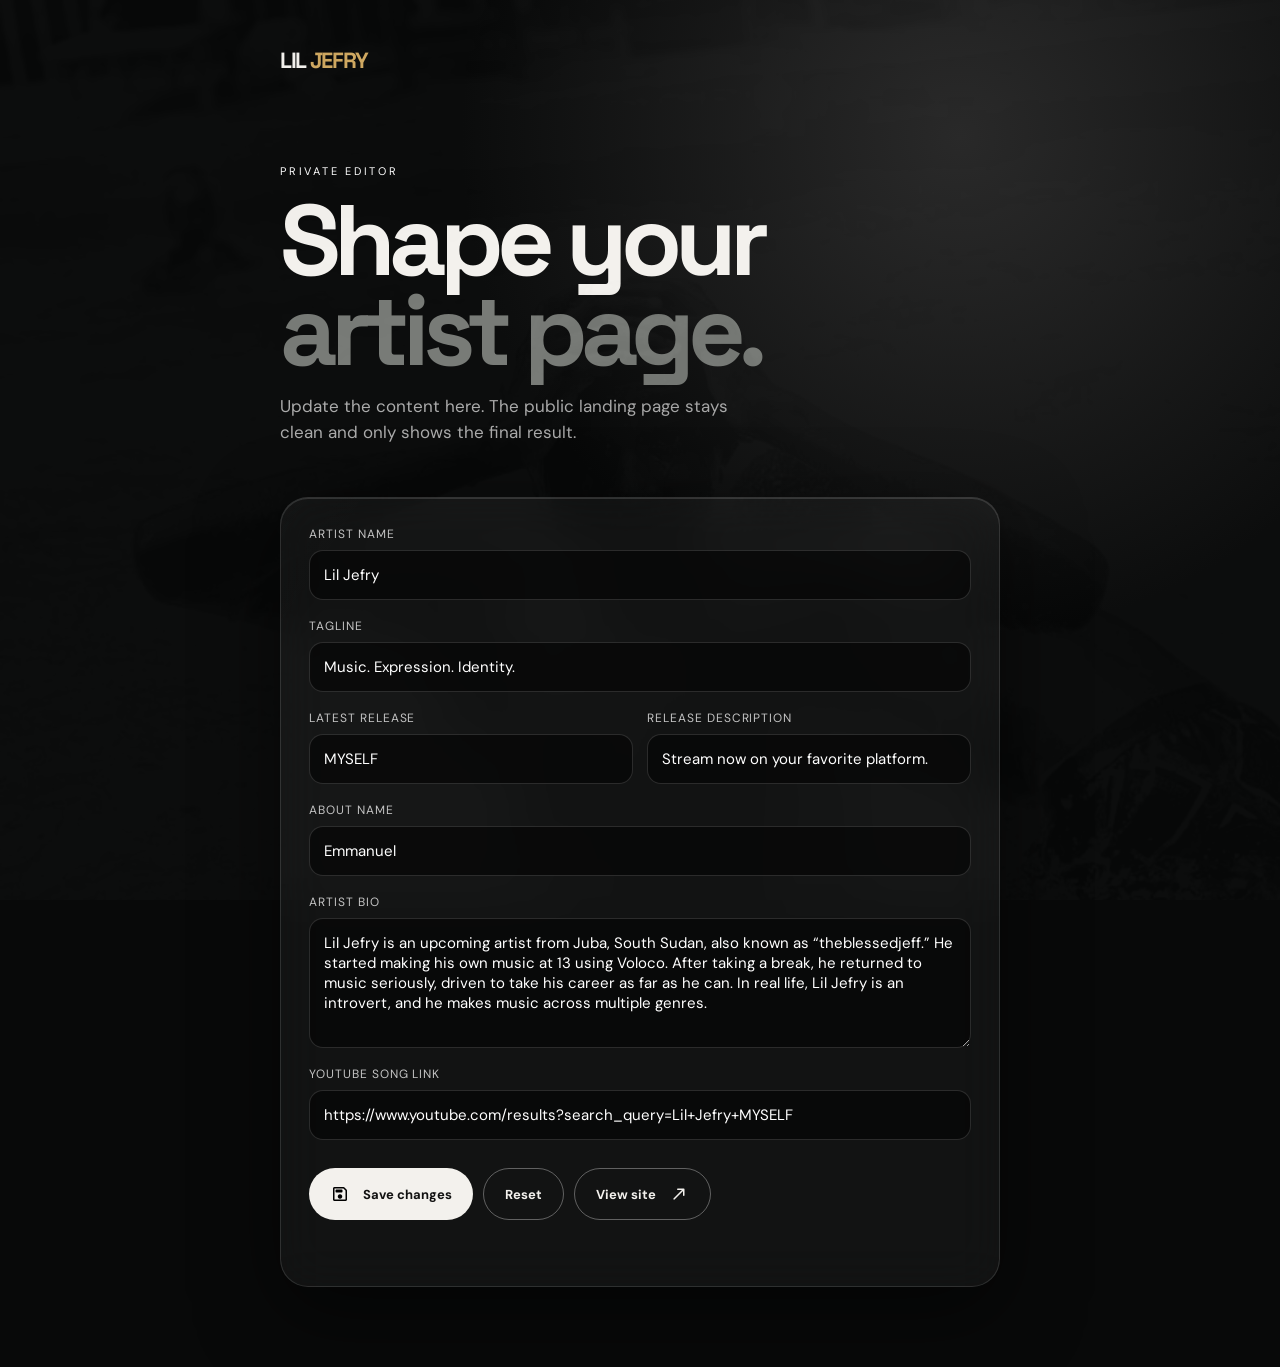
<file: editor.html>
<!doctype html><html lang="en"><head><meta charset="UTF-8"><meta name="viewport" content="width=device-width,initial-scale=1"><title>Edit Lil Jefry Website</title><link rel="preconnect" href="https://fonts.googleapis.com"><link rel="preconnect" href="https://fonts.gstatic.com" crossorigin><link href="https://fonts.googleapis.com/css2?family=DM+Sans:wght@400;500;700&family=Space+Grotesk:wght@500;600;700&display=swap" rel="stylesheet"><link href="https://fonts.googleapis.com/css2?family=Material+Symbols+Rounded:opsz,wght,FILL,GRAD@20..48,400,0,0" rel="stylesheet"><link rel="stylesheet" href="style.css"></head><body class="editor-page"><main class="editor-shell"><a class="brand" href="index.html">LIL <span>JEFRY</span></a><div class="editor-heading"><div class="eyebrow gold">PRIVATE EDITOR</div><h1>Shape your<br><em>artist page.</em></h1><p>Update the content here. The public landing page stays clean and only shows the final result.</p></div><form id="editorForm" class="editor-card"><label>Artist name<input name="artistName" required></label><label>Tagline<input name="tagline"></label><div class="form-row"><label>Latest release<input name="releaseTitle"></label><label>Release description<input name="releaseDescription"></label></div><label>About name<input name="aboutName"></label><label>Artist bio<textarea name="bio" rows="5"></textarea></label><label>YouTube song link<input name="youtubeUrl" type="url"></label><div class="editor-actions"><button class="pill pill-light" type="submit"><span class="material-symbols-rounded">save</span> Save changes</button><button class="pill pill-outline" type="button" id="resetBtn">Reset</button><a class="pill pill-outline" href="index.html">View site <span class="material-symbols-rounded">north_east</span></a></div><p id="status" class="save-status"></p></form></main><script src="editor.js"></script></body></html>
</file>
<file: style.css>
:root{--black:#080909;--paper:#f3f1ed;--muted:#a5a5a1;--gold:#d0a85f;--line:#2e302f}*{box-sizing:border-box}.material-symbols-rounded{font-size:20px;line-height:1;vertical-align:middle}html{scroll-behavior:smooth}body{margin:0;background:var(--black);color:var(--paper);font-family:'DM Sans',sans-serif}body:before{content:'';position:fixed;inset:0;pointer-events:none;opacity:.045;background-image:url("assets/lil-jefry-portrait.jpg");background-size:cover;background-position:center top;filter:grayscale(1)}.site-shell{position:relative;overflow:hidden}.wrap{width:min(1180px,calc(100% - 72px));margin:auto}.nav{height:92px;display:flex;align-items:center;justify-content:space-between;position:relative;z-index:2}.brand{font-family:'Space Grotesk';font-weight:700;letter-spacing:-.06em;font-size:22px;color:var(--paper);text-decoration:none}.brand span{color:var(--gold)}.nav-links{display:flex;gap:42px}.nav-links a{color:#999b99;text-decoration:none;font-size:14px}.nav-links a:hover,.nav-links .active{color:var(--paper)}.nav-links .active:after{content:'';display:block;width:22px;border-bottom:1px solid var(--gold);margin:10px auto 0}.pill{display:inline-flex;align-items:center;gap:13px;padding:15px 21px;border-radius:50px;text-decoration:none;font-size:13px;font-weight:700}.pill-light{background:var(--paper);color:#111}.pill-outline{border:1px solid #686b69;color:var(--paper)}.play{font-size:18px}.menu-toggle{display:none;background:none;color:white;border:0;font-size:24px}.hero{min-height:660px;display:flex;align-items:center;position:relative;background:radial-gradient(ellipse at 73% 45%,#313635 0,transparent 44%)}.hero:after{content:'';position:absolute;right:-9%;top:3%;width:72%;height:103%;background:linear-gradient(90deg,var(--black) 0%,transparent 25%),url('assets/lil-jefry-portrait.jpg') center 22%/cover no-repeat;filter:grayscale(1) contrast(1.08);opacity:.78;mix-blend-mode:screen;z-index:-1;mask-image:linear-gradient(90deg,transparent 0%,#000 17%,#000 86%,transparent)}.hero-copy{padding:65px 0}.eyebrow{font-size:11px;letter-spacing:.25em;color:#b5b6b2}.eyebrow i{display:inline-block;width:34px;border-top:1px solid var(--gold);margin:0 12px 3px}.gold{color:var(--gold)}h1,h2{font-family:'Space Grotesk';margin:18px 0;letter-spacing:-.07em}h1{font-size:clamp(64px,9vw,128px);line-height:.88;max-width:700px}h1 em,h2 em{font-style:normal;color:#767975}.hero-sub{font-size:20px;color:#d1d0cc;margin:28px 0 32px}.hero-actions{display:flex;gap:14px}.hero-note{position:absolute;right:0;bottom:70px;display:flex;gap:15px;align-items:center;font-size:10px;letter-spacing:.2em;color:#838580}.line{width:70px;border-top:1px solid #777}.release{min-height:190px;border:1px solid #303231;border-radius:26px;background:linear-gradient(120deg,#1c1e1d,#111312);padding:36px 42px;display:flex;justify-content:space-between;align-items:center}.release h2,.about h2,.gallery h2,.connect h2{font-size:42px;line-height:.95}.release p,.about p,.connect p{color:#9d9f9b;margin:0 0 22px}.text-link{color:var(--paper);text-decoration:none;font-size:13px}.text-link span{color:var(--gold);margin-left:12px}.record{width:145px;height:145px;border-radius:17px;background:linear-gradient(145deg,#3c413e,#101312);display:flex;align-items:center;justify-content:center;position:relative;overflow:hidden;transform:rotate(4deg)}.record:after{content:'';position:absolute;inset:10px;border:1px solid #7d806d;border-radius:50%}.record-ring{position:absolute;width:130px;height:130px;border-radius:50%;border:1px solid #74786c}.record div:last-child{display:flex;flex-direction:column;align-items:center;z-index:1;gap:5px}.record small{font-size:8px;letter-spacing:.2em}.record strong{font:700 29px 'Space Grotesk';letter-spacing:-.1em}.record span{font-size:7px;color:var(--gold)}.platforms{padding:90px 0 70px}.platform-grid{display:grid;grid-template-columns:repeat(4,1fr);gap:14px;margin-top:22px}.platform-grid a{padding:21px 24px;border:1px solid #292b2a;border-radius:16px;color:var(--paper);text-decoration:none;font-weight:700}.platform-grid .platform-icon{color:var(--gold);font-size:22px;margin-right:10px}.platform-grid b{float:right;color:#666;font-weight:400}.about{display:grid;grid-template-columns:1fr 1fr;min-height:390px;border-top:1px solid var(--line);border-bottom:1px solid var(--line)}.about-photo{min-height:390px;background:linear-gradient(0deg,#0b0c0c 2%,transparent 55%),url('assets/lil-jefry-portrait.jpg') center 24%/cover;filter:grayscale(1);position:relative}.about-photo span{position:absolute;bottom:23px;left:25px;color:#c2c5ba;font-size:10px;letter-spacing:.18em}.about-copy{padding:74px 10%}.about-copy p{font-size:18px;line-height:1.5;max-width:390px}.gallery{padding:120px 0}.section-head{display:flex;justify-content:space-between;align-items:end}.section-head h2{margin-top:15px}.counter{color:var(--gold);font-size:12px}.gallery-grid{display:grid;grid-template-columns:1.3fr 1fr 1fr;grid-template-rows:170px 170px;gap:12px;margin-top:34px}.gallery-card{border-radius:16px;background:linear-gradient(135deg,#252b29,#101313);padding:20px;display:flex;flex-direction:column;justify-content:space-between;color:#b8c0b2;position:relative;overflow:hidden}.gallery-card:after{content:'';position:absolute;inset:0;background:radial-gradient(circle at 70% 20%,#9b9b6c55,transparent 35%)}.gallery-card span,.gallery-card b{position:relative;z-index:1}.gallery-card b{font:500 25px 'Space Grotesk';line-height:.88;letter-spacing:-.06em;color:var(--paper)}.gallery-card.tall{grid-row:span 2;background:linear-gradient(130deg,#566356,#121817)}.gallery-card.wide{grid-column:span 2}.connect{padding:0 0 90px;position:relative}.connect h2{font-size:60px}.connect p{font-size:18px}.socials{display:flex;gap:13px;position:absolute;right:0;bottom:102px}.socials a{width:57px;height:57px;border:1px solid #383a38;border-radius:50%;display:grid;place-items:center;color:var(--paper);text-decoration:none;font-weight:700}.footer{border-top:1px solid #303230;padding:28px 0 38px;display:flex;justify-content:space-between;align-items:center;color:#71736f;font-size:12px}.footer-mark{color:var(--gold);font-size:24px}.footer .brand{color:var(--paper)}
@media(max-width:720px){.wrap{width:min(100% - 36px,1180px)}.nav{height:74px}.nav-links,.nav .pill{display:none}.menu-toggle{display:block}.hero{min-height:600px}.hero:after{right:-55%;width:125%;opacity:.4}.hero-copy{padding-top:90px}.eyebrow{font-size:9px}.hero-sub{font-size:17px}.hero-note{bottom:30px}.release{padding:27px;align-items:flex-start}.release h2,.about h2,.gallery h2{font-size:34px}.release p{font-size:13px}.record{width:92px;height:92px}.record-ring{width:80px;height:80px}.record strong{font-size:20px}.platforms{padding:60px 0}.platform-grid{grid-template-columns:1fr 1fr}.platform-grid a{padding:17px 13px;font-size:13px}.about{grid-template-columns:1fr}.about-photo{min-height:260px}.about-copy{padding:42px 0}.gallery{padding:80px 0}.gallery-grid{grid-template-columns:1fr 1fr;grid-template-rows:150px 150px}.gallery-card.tall{grid-row:span 2}.gallery-card.wide{grid-column:auto}.gallery-card b{font-size:20px}.connect h2{font-size:48px}.socials{position:static;margin-top:30px}.footer{flex-wrap:wrap;gap:18px}.footer span:nth-child(2){order:3;width:100%}}
.hero{min-height:620px}.hero:after{right:-2%;width:79%;height:108%;top:-1%;background-position:center 25%;opacity:.82}.hero-copy{padding-top:40px}.hero-copy h1{font-size:clamp(72px,10vw,132px);line-height:.9}.platforms h2{font-size:42px;margin:16px 0 22px}.gallery{display:none}.about-copy h2{font-size:42px}.about-copy p{max-width:440px}.release .pill{margin-top:3px}.platform-logo{width:28px;height:28px;object-fit:contain;vertical-align:middle;margin-right:11px}.platform-grid a{display:flex;align-items:center}.socials img{width:25px;height:25px;object-fit:contain}.socials a{display:grid;place-items:center}
.record{transform:none}.record img{width:100%;height:100%;object-fit:cover;display:block;filter:grayscale(1)}.gold{color:#fff}.eyebrow i{border-color:#fff}.platform-logo{filter:grayscale(1) brightness(2)}.hero:after{filter:grayscale(1) contrast(1.12)}.about-photo{filter:grayscale(1)}.socials img{filter:grayscale(1) brightness(2)}
.pill-light .material-symbols-rounded{color:#000}.release,.platform-grid a,.about{background:linear-gradient(145deg,rgba(255,255,255,.13),rgba(255,255,255,.035));border:1px solid rgba(255,255,255,.16);box-shadow:inset 0 1px 0 rgba(255,255,255,.12),0 18px 60px rgba(0,0,0,.18);backdrop-filter:blur(22px);-webkit-backdrop-filter:blur(22px)}.release{border-radius:28px}.platform-grid a{border-radius:20px;transition:transform .25s ease,background .25s ease}.platform-grid a:hover{transform:translateY(-4px);background:rgba(255,255,255,.16)}.about{border-radius:28px;overflow:hidden}.record{border-radius:20px;box-shadow:0 10px 35px rgba(0,0,0,.35)}
.release{justify-content:flex-start}.release .pill{margin-top:12px}.release{background:rgba(255,255,255,.06);box-shadow:inset 0 1px 0 rgba(255,255,255,.08),0 16px 40px rgba(0,0,0,.16);backdrop-filter:blur(14px)}.platform-grid a{background:rgba(255,255,255,.055);box-shadow:inset 0 1px 0 rgba(255,255,255,.06);backdrop-filter:blur(12px)}body:before{opacity:.018}.hero:after{opacity:.68}
.hero:after{background-image:linear-gradient(90deg,#080909 0%,rgba(8,9,9,.98) 10%,rgba(8,9,9,.62) 30%,rgba(8,9,9,.08) 58%,rgba(8,9,9,.18) 100%),url('assets/lil-jefry-portrait.jpg');background-size:100% 100%,auto 100%;background-repeat:no-repeat;background-position:center,right center;background-color:transparent;filter:grayscale(1) contrast(.98) brightness(.86);opacity:.74;mask-image:linear-gradient(90deg,transparent 0%,#000 18%,#000 78%,rgba(0,0,0,.82) 91%,transparent 100%)}
.hero{isolation:isolate;background:radial-gradient(ellipse at 78% 48%,rgba(255,255,255,.08),transparent 42%),#080909}.hero:before{content:"";position:absolute;inset:0;background:linear-gradient(90deg,#080909 0%,#080909 18%,rgba(8,9,9,.72) 42%,rgba(8,9,9,.06) 72%,#080909 100%);z-index:0;pointer-events:none}.hero:after{right:-3%;top:0;width:76%;height:100%;background-image:url('assets/lil-jefry-portrait.jpg');background-size:auto 100%;background-position:right center;background-repeat:no-repeat;filter:grayscale(1) contrast(1.04) brightness(.98);opacity:.86;mask-image:radial-gradient(ellipse 75% 86% at 67% 50%,#000 45%,rgba(0,0,0,.92) 61%,transparent 88%);-webkit-mask-image:radial-gradient(ellipse 75% 86% at 67% 50%,#000 45%,rgba(0,0,0,.92) 61%,transparent 88%)}.hero-copy,.hero-note{z-index:1}
.hero:before{background:linear-gradient(90deg,#080909 0%,#080909 20%,rgba(8,9,9,.86) 38%,rgba(8,9,9,.25) 64%,rgba(8,9,9,.08) 100%)}.hero:after{inset:0;right:auto;top:auto;width:100%;height:100%;background-image:url('assets/lil-jefry-portrait.jpg');background-size:cover;background-position:67% center;background-repeat:no-repeat;filter:grayscale(1) contrast(1.02) brightness(.92);opacity:.68;mask-image:none;-webkit-mask-image:none;mix-blend-mode:normal}.hero-copy,.hero-note{position:relative}
.hero:after{animation:none!important;transform:none!important}
.about-hero{min-height:520px;display:grid;grid-template-columns:1fr 1fr;align-items:center;gap:70px}.about-hero h1{font-size:clamp(62px,8vw,112px);line-height:.88;margin:22px 0}.about-hero p{font-size:20px;color:#aaa;max-width:350px}.about-hero-image{height:430px;border-radius:28px;background:linear-gradient(90deg,#080909 0%,transparent 25%),url('assets/lil-jefry-portrait.jpg') center/cover;filter:grayscale(1);box-shadow:inset 0 0 80px #08090966}.about-story{padding:100px 0 120px;border-top:1px solid #292b2b;max-width:900px}.about-story h2{font-size:64px;line-height:.9;margin:20px 0 30px}.about-story p{font-size:19px;line-height:1.65;color:#a6a6a2;max-width:680px}.about-connect{border-top:1px solid #292b2b;padding:80px 0 100px;display:flex;justify-content:space-between;align-items:center}.about-connect h2{font-size:52px;margin:20px 0 10px}.about-connect p{color:#aaa}.about-connect .socials{position:static}
.about-page .footer{margin-top:0}.about-page .nav-links .active:after{width:30px}@media(max-width:720px){.about-hero{grid-template-columns:1fr;gap:30px;padding:55px 0}.about-hero-image{height:330px}.about-story{padding:70px 0}.about-story h2{font-size:48px}.about-connect{display:block;padding:65px 0 80px}.about-connect .socials{margin-top:30px}}
.pill,.release,.platform-grid a,.about,.about-hero-image{animation:glass-in .7s cubic-bezier(.2,.8,.2,1) both}.platform-grid a:nth-child(2){animation-delay:.08s}.platform-grid a:nth-child(3){animation-delay:.16s}.platform-grid a:nth-child(4){animation-delay:.24s}.pill{transition:transform .25s ease,box-shadow .25s ease}.pill:hover{transform:translateY(-2px);box-shadow:0 10px 28px #fff2}.editor-page{min-height:100vh;background:radial-gradient(circle at 75% 10%,#272727 0,transparent 32%),#080909}.editor-shell{width:min(720px,calc(100% - 36px));margin:auto;padding:46px 0 80px}.editor-heading{padding:90px 0 35px}.editor-heading h1{font-size:clamp(56px,10vw,100px);margin:18px 0;line-height:.9}.editor-heading p{color:#aaa;font-size:17px;max-width:470px;line-height:1.5}.editor-card{padding:28px;border:1px solid #ffffff1f;border-radius:28px;background:#ffffff0b;box-shadow:inset 0 1px #fff2,0 25px 80px #0008;backdrop-filter:blur(24px);display:grid;gap:18px}.editor-card label{display:grid;gap:8px;color:#c4c4c4;font-size:12px;letter-spacing:.08em;text-transform:uppercase}.editor-card input,.editor-card textarea{width:100%;border:1px solid #ffffff24;border-radius:14px;background:#0008;color:#fff;padding:14px;font:15px 'DM Sans';outline:none}.editor-card input:focus,.editor-card textarea:focus{border-color:#fff}.form-row{display:grid;grid-template-columns:1fr 1fr;gap:14px}.editor-actions{display:flex;flex-wrap:wrap;gap:10px;margin-top:10px}.editor-actions .pill{border:0;cursor:pointer;font-family:inherit}.editor-actions .pill-outline{border:1px solid #ffffff55;background:transparent}.save-status{color:#bcbcbc;min-height:20px;margin:0;font-size:13px}.save-status.visible{color:#fff}@keyframes glass-in{from{opacity:0;transform:translateY(12px)}to{opacity:1;transform:none}}@media(max-width:600px){.form-row{grid-template-columns:1fr}.editor-card{padding:20px}.editor-actions .pill{width:100%;justify-content:center}}
.release,.platform-grid a,.about,.editor-card{position:relative;overflow:hidden}.release:before,.platform-grid a:before,.about:before,.editor-card:before{content:"";position:absolute;inset:-60%;background:linear-gradient(115deg,transparent 35%,rgba(255,255,255,.12) 47%,rgba(255,255,255,.025) 52%,transparent 64%);transform:translateX(-55%) rotate(8deg);animation:glass-sheen 8s ease-in-out infinite;pointer-events:none}.release>* ,.platform-grid a>* ,.about>* ,.editor-card>*{position:relative;z-index:1}.platform-grid a:hover{transform:translateY(-7px) scale(1.015);box-shadow:inset 0 1px #fff3,0 18px 35px #0008}.platform-grid a:active,.pill:active{transform:scale(.96)}.pill:hover .play{animation:play-bounce .7s ease-in-out infinite}.hero:after{animation:hero-breathe 8s ease-in-out infinite alternate}.about-photo,.about-hero-image{animation:photo-float 7s ease-in-out infinite alternate}.release{animation:glass-in .8s cubic-bezier(.2,.8,.2,1) both,float-card 6s ease-in-out 1s infinite alternate}@keyframes glass-sheen{0%,35%{transform:translateX(-55%) rotate(8deg)}65%,100%{transform:translateX(55%) rotate(8deg)}}@keyframes play-bounce{0%,100%{transform:translateX(0)}50%{transform:translateX(3px)}}@keyframes hero-breathe{from{transform:scale(1);opacity:.62}to{transform:scale(1.035);opacity:.78}}@keyframes photo-float{from{transform:translateY(0)}to{transform:translateY(-8px)}}@keyframes float-card{from{transform:translateY(0)}to{transform:translateY(-5px)}}
</file>
